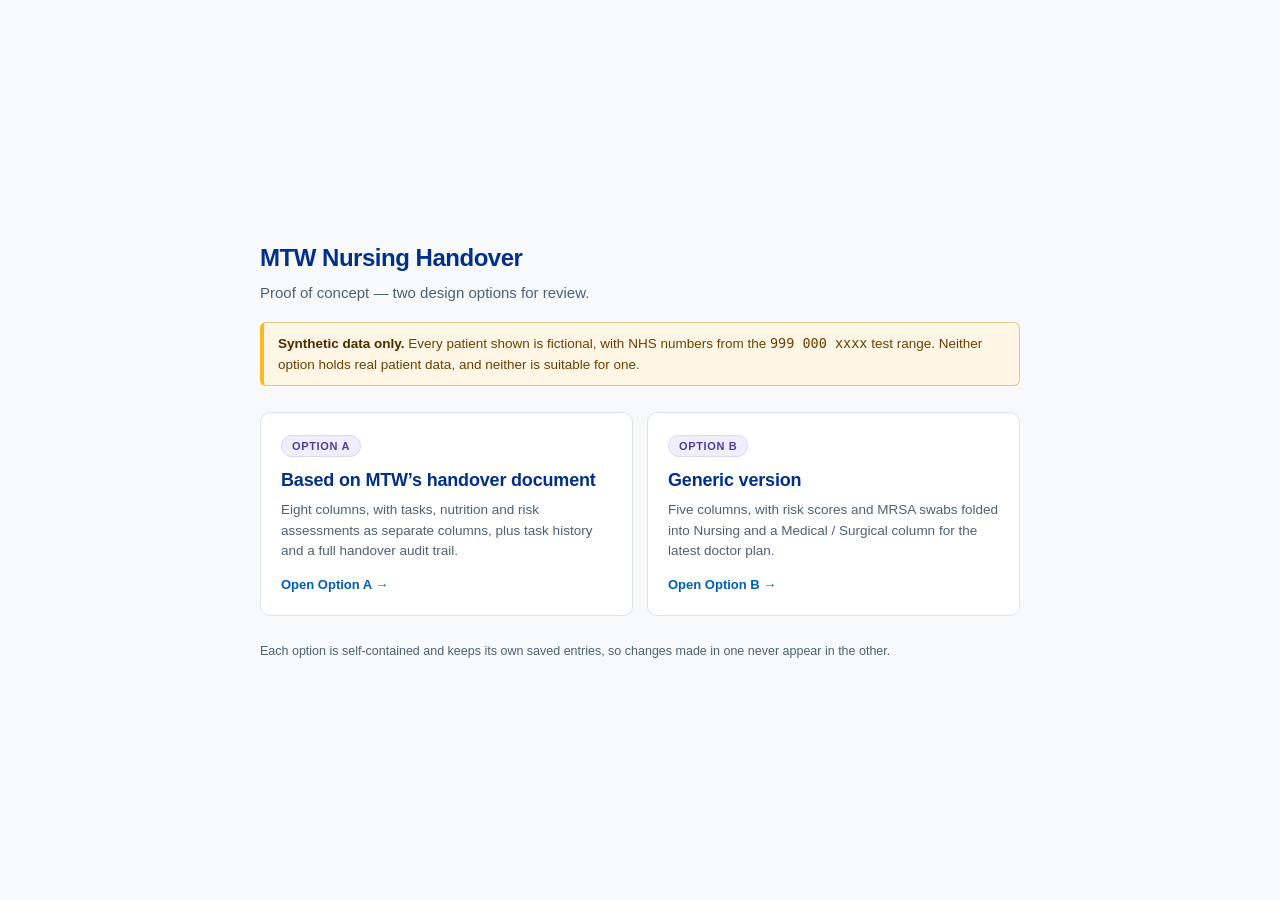
<file: index.html>
<!doctype html>
<html lang="en-GB">
<head>
<meta charset="utf-8">
<meta name="viewport" content="width=device-width, initial-scale=1">
<title>MTW Nursing Handover — Options</title>
<style>
  :root {
    --blue: #005eb8;
    --blue-dark: #003087;
    --purple: #4b3f9e;
    --lilac-pale: #f1eefb;
    --lilac-line: #ddd6f3;
    --ink: #212b32;
    --ink-soft: #4c6272;
    --line: #dfe4e8;
  }
  * { box-sizing: border-box; }
  body {
    margin: 0;
    min-height: 100vh;
    display: flex;
    align-items: center;
    justify-content: center;
    padding: 32px 20px;
    background: #f7f9fb;
    color: var(--ink);
    font-family: -apple-system, BlinkMacSystemFont, "Segoe UI", Roboto, "Helvetica Neue", Arial, sans-serif;
    line-height: 1.5;
  }
  .wrap { width: 100%; max-width: 760px; }

  h1 { margin: 0 0 6px; font-size: 24px; letter-spacing: -.02em; color: var(--blue-dark); }
  .lede { margin: 0 0 6px; color: var(--ink-soft); font-size: 15px; }

  .warn {
    margin: 18px 0 26px;
    padding: 10px 14px;
    background: #fff6e5;
    border: 1px solid #e8c88a;
    border-left: 4px solid #ffb81c;
    border-radius: 6px;
    font-size: 13.5px;
    color: #6b4000;
  }
  .warn strong { color: #4a2c00; }

  .grid { display: grid; gap: 14px; grid-template-columns: repeat(auto-fit, minmax(300px, 1fr)); }

  .card {
    display: block;
    padding: 20px;
    background: #fff;
    border: 1px solid var(--line);
    border-radius: 10px;
    text-decoration: none;
    color: inherit;
    transition: border-color .14s, box-shadow .14s, transform .14s;
  }
  .card:hover {
    border-color: var(--blue);
    box-shadow: 0 6px 20px rgba(0, 48, 135, .12);
    transform: translateY(-2px);
  }

  .card__tag {
    display: inline-block;
    font-size: 11px;
    font-weight: 700;
    letter-spacing: .06em;
    text-transform: uppercase;
    color: var(--purple);
    background: var(--lilac-pale);
    border: 1px solid var(--lilac-line);
    border-radius: 20px;
    padding: 2px 10px;
    margin-bottom: 10px;
  }
  .card h2 { margin: 0 0 6px; font-size: 18px; color: var(--blue-dark); letter-spacing: -.01em; }
  .card p { margin: 0; font-size: 13.5px; color: var(--ink-soft); }
  .card__go { margin-top: 14px; font-size: 13px; font-weight: 600; color: var(--blue); }

  footer { margin-top: 26px; font-size: 12.5px; color: var(--ink-soft); }
  footer code {
    background: #eef2f5;
    border-radius: 4px;
    padding: 1px 5px;
    font-size: 12px;
  }
</style>
</head>
<body>
<div class="wrap">

  <h1>MTW Nursing Handover</h1>
  <p class="lede">Proof of concept — two design options for review.</p>

  <div class="warn">
    <strong>Synthetic data only.</strong> Every patient shown is fictional, with
    NHS numbers from the <code>999 000 xxxx</code> test range. Neither option
    holds real patient data, and neither is suitable for one.
  </div>

  <div class="grid">
    <a class="card" href="option-a/">
      <span class="card__tag">Option A</span>
      <h2>Based on MTW&rsquo;s handover document</h2>
      <p>Eight columns, with tasks, nutrition and risk assessments as separate
         columns, plus task history and a full handover audit trail.</p>
      <div class="card__go">Open Option A &rarr;</div>
    </a>

    <a class="card" href="option-b/">
      <span class="card__tag">Option B</span>
      <h2>Generic version</h2>
      <p>Five columns, with risk scores and MRSA swabs folded into Nursing and
         a Medical / Surgical column for the latest doctor plan.</p>
      <div class="card__go">Open Option B &rarr;</div>
    </a>
  </div>

  <footer>
    Each option is self-contained and keeps its own saved entries, so changes
    made in one never appear in the other.
  </footer>

</div>
</body>
</html>
</file>
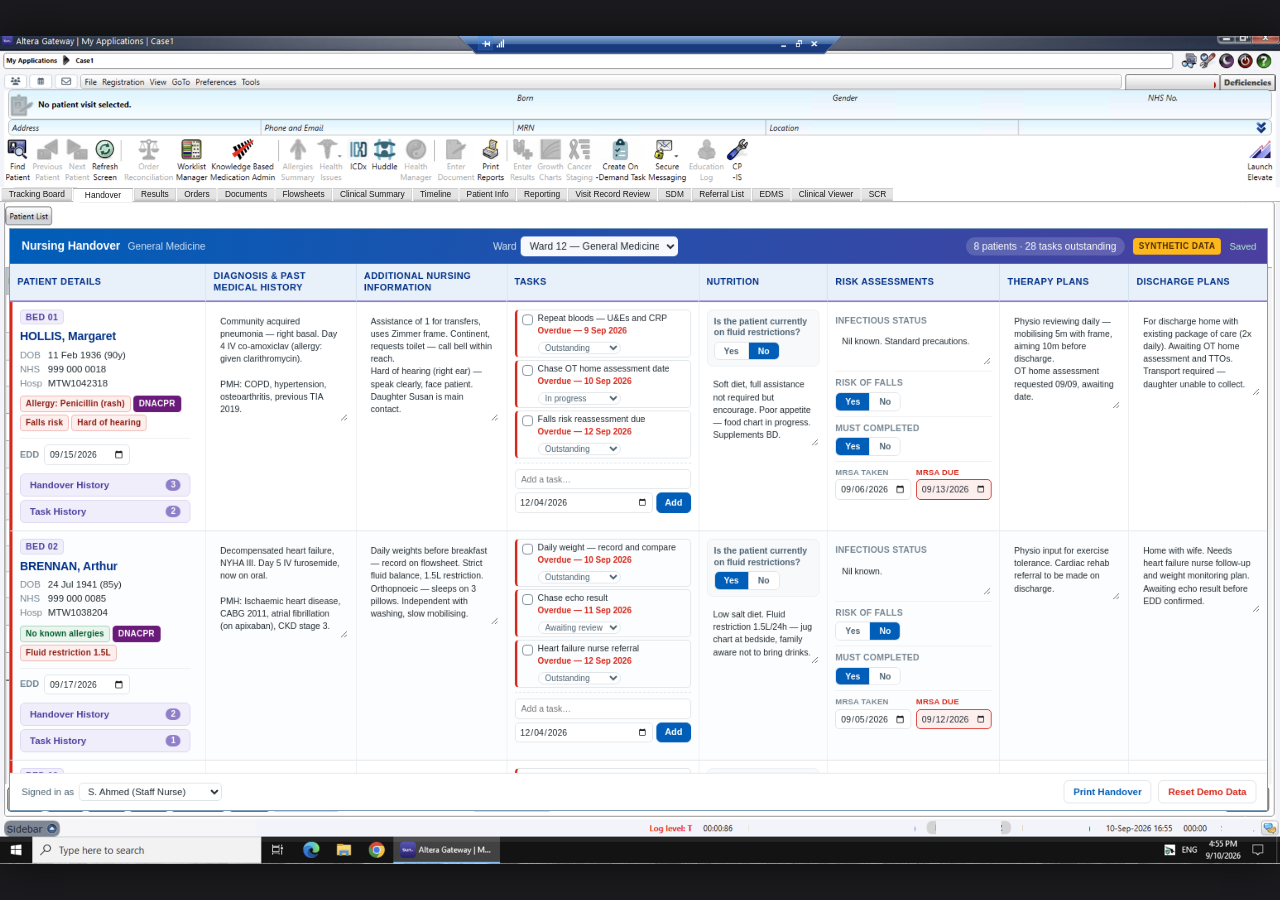
<file: option-a/index.html>
<!doctype html>
<html lang="en-GB">
<head>
<meta charset="utf-8">
<meta name="viewport" content="width=device-width, initial-scale=1">
<title>MTW Nursing Handover — Option A</title>
<link rel="stylesheet" href="assets/css/shell.css">
<link rel="stylesheet" href="assets/css/handover.css">
</head>
<body>

<!-- The simulated EPR. The background is a static screenshot of the host
     system; the tool renders inside .epr__region, aligned to that screenshot's
     work area. Press Shift+A for the alignment overlay. -->
<div class="epr-stage">
  <div class="epr" id="epr">

    <!-- The host EPR's tab strip, redrawn over the screenshot so "Handover"
         can be the selected tab. Laid out in the background image's own pixel
         coordinates and scaled to match it. Decorative: not interactive. -->
    <div class="epr__chrome" id="chrome" aria-hidden="true">
      <div class="eprTabs" id="eprTabs"></div>
    </div>

    <div class="epr__region" id="region">
     <!-- Rendered at a fixed design width and scaled to the work area, so the
          board keeps the same proportions as the EPR screenshot around it. -->
     <div class="epr__fit" id="fit">

      <div class="hv">

        <header class="hv__bar">
          <div class="hv__brand">
            <span class="hv__title">Nursing Handover</span>
            <span class="hv__ward" id="wardLabel"></span>
          </div>

          <div class="hv__filters">
            <label>Ward
              <select id="wardSelect">
                <option>Ward 12 — General Medicine</option>
                <option>Ward 14 — Acute Medical Unit</option>
                <option>Ward 21 — Frailty</option>
              </select>
            </label>
          </div>

          <div class="hv__barRight">
            <span class="hv__count" id="patientCount"></span>
            <span class="hv__demoTag" title="No real patient data is held in this tool.">SYNTHETIC DATA</span>
            <span class="hv__saved" id="savedFlag" hidden>Saved</span>
          </div>
        </header>

        <div class="hv__scroll">
          <table class="hv__table">
            <colgroup>
              <col class="col-patient">
              <col class="col-dx">
              <col class="col-nursing">
              <col class="col-tasks">
              <col class="col-nutrition">
              <col class="col-risk">
              <col class="col-therapy">
              <col class="col-discharge">
            </colgroup>
            <thead>
              <tr>
                <th scope="col">Patient Details</th>
                <th scope="col">Diagnosis &amp; Past Medical History</th>
                <th scope="col">Additional Nursing Information</th>
                <th scope="col">Tasks</th>
                <th scope="col">Nutrition</th>
                <th scope="col">Risk Assessments</th>
                <th scope="col">Therapy Plans</th>
                <th scope="col">Discharge Plans</th>
              </tr>
            </thead>
            <tbody id="rows"></tbody>
          </table>
        </div>

        <footer class="hv__actions">
          <label class="hv__user">Signed in as
            <select id="userSelect" aria-label="Current user"></select>
          </label>
          <span class="hv__spacer"></span>
          <button type="button" class="btn" id="btnPrint">Print Handover</button>
          <button type="button" class="btn btn--danger" id="btnReset">Reset Demo Data</button>
        </footer>

      </div>

     </div><!-- /.epr__fit -->
    </div><!-- /.epr__region -->
  </div><!-- /.epr -->
</div><!-- /.epr-stage -->


<!-- Handover history: full audit trail of row snapshots -->
<dialog class="modal" id="handoverModal">
  <div class="modal__inner">
    <header class="modal__head">
      <div>
        <h2 id="handoverTitle">Handover History</h2>
        <div class="modal__sub" id="handoverSub"></div>
      </div>
      <button type="button" class="modal__x" data-close aria-label="Close">&times;</button>
    </header>
    <div class="modal__body" id="handoverBody"></div>
    <footer class="modal__foot">
      <button type="button" class="btn btn--primary" data-close>Close</button>
    </footer>
  </div>
</dialog>

<!-- Task history: completed tasks -->
<dialog class="modal" id="taskModal">
  <div class="modal__inner">
    <header class="modal__head">
      <div>
        <h2 id="taskTitle">Task History</h2>
        <div class="modal__sub" id="taskSub"></div>
      </div>
      <button type="button" class="modal__x" data-close aria-label="Close">&times;</button>
    </header>
    <div class="modal__body" id="taskBody"></div>
    <footer class="modal__foot">
      <button type="button" class="btn btn--primary" data-close>Close</button>
    </footer>
  </div>
</dialog>

<!-- Alignment helper (Shift+A) -->
<div class="align" id="align" hidden>
  <div class="align__head">Region alignment</div>
  <label>left <input type="number" id="alLeft" step="0.05"> %</label>
  <label>top <input type="number" id="alTop" step="0.05"> %</label>
  <label>right <input type="number" id="alRight" step="0.05"> %</label>
  <label>bottom <input type="number" id="alBottom" step="0.05"> %</label>
  <button type="button" class="btn" id="alCopy">Copy CSS</button>
  <div class="align__hint">Shift+A to hide</div>
</div>

<script src="assets/js/config.js"></script>
<script src="assets/js/data.js"></script>
<script src="assets/js/app.js"></script>
</body>
</html>
</file>
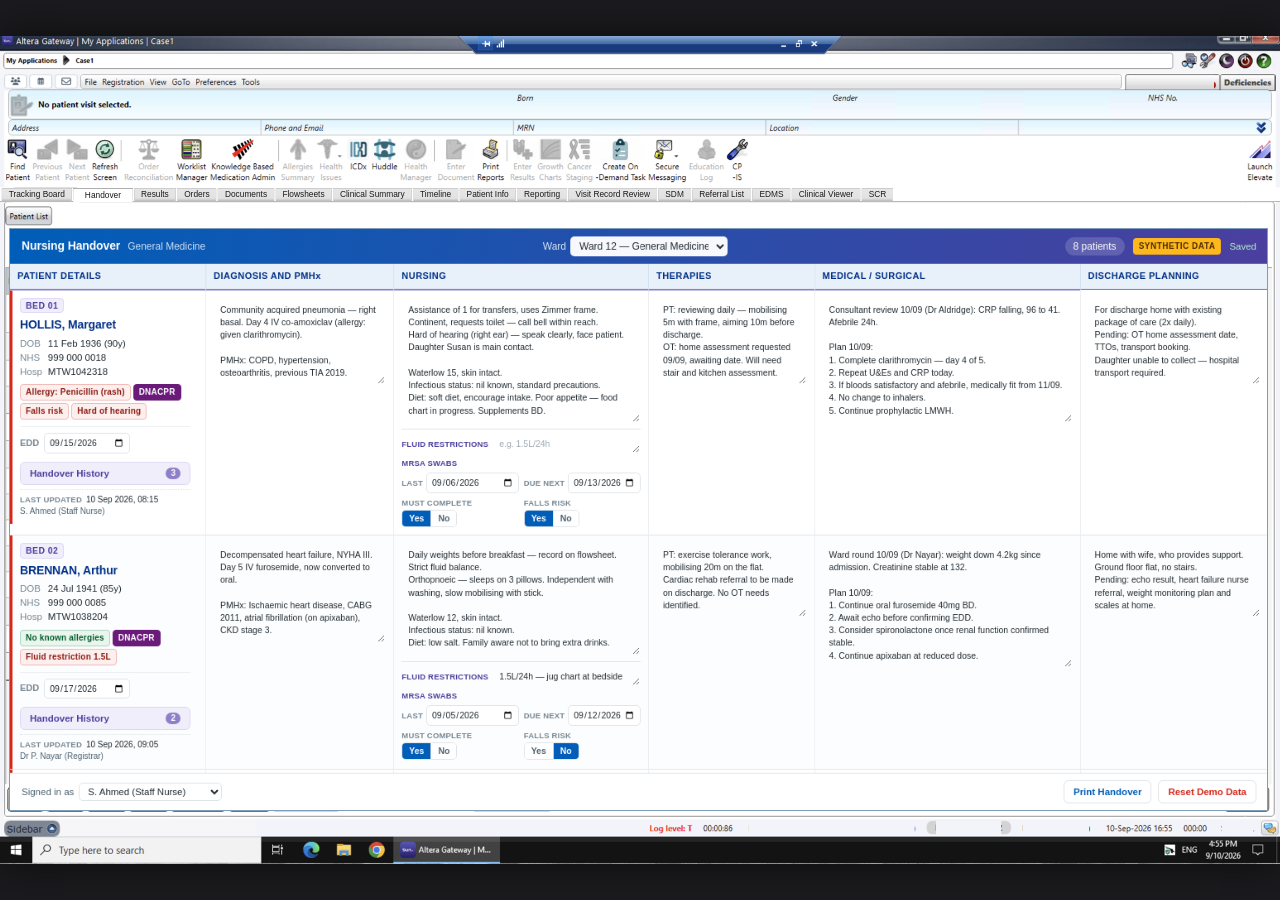
<file: option-b/index.html>
<!doctype html>
<html lang="en-GB">
<head>
<meta charset="utf-8">
<meta name="viewport" content="width=device-width, initial-scale=1">
<title>MTW Nursing Handover — Option B</title>
<link rel="stylesheet" href="assets/css/shell.css">
<link rel="stylesheet" href="assets/css/handover.css">
</head>
<body>

<!-- The simulated EPR. The background is a static screenshot of the host
     system; the tool renders inside .epr__region, aligned to that screenshot's
     work area. Press Shift+A for the alignment overlay. -->
<div class="epr-stage">
  <div class="epr" id="epr">

    <!-- The host EPR's tab strip, redrawn over the screenshot so "Handover"
         can be the selected tab. Laid out in the background image's own pixel
         coordinates and scaled to match it. Decorative: not interactive. -->
    <div class="epr__chrome" id="chrome" aria-hidden="true">
      <div class="eprTabs" id="eprTabs"></div>
    </div>

    <div class="epr__region" id="region">
     <!-- Rendered at a fixed design width and scaled to the work area, so the
          board keeps the same proportions as the EPR screenshot around it. -->
     <div class="epr__fit" id="fit">

      <div class="hv">

        <header class="hv__bar">
          <div class="hv__brand">
            <span class="hv__title">Nursing Handover</span>
            <span class="hv__ward" id="wardLabel"></span>
          </div>

          <div class="hv__filters">
            <label>Ward
              <select id="wardSelect">
                <option>Ward 12 — General Medicine</option>
                <option>Ward 14 — Acute Medical Unit</option>
                <option>Ward 21 — Frailty</option>
              </select>
            </label>
          </div>

          <div class="hv__barRight">
            <span class="hv__count" id="patientCount"></span>
            <span class="hv__demoTag" title="No real patient data is held in this tool.">SYNTHETIC DATA</span>
            <span class="hv__saved" id="savedFlag" hidden>Saved</span>
          </div>
        </header>

        <div class="hv__scroll">
          <!-- Columns and header are built from the COLUMNS list in app.js. -->
          <table class="hv__table">
            <colgroup id="cols"></colgroup>
            <thead><tr id="head"></tr></thead>
            <tbody id="rows"></tbody>
          </table>
        </div>

        <footer class="hv__actions">
          <label class="hv__user">Signed in as
            <select id="userSelect" aria-label="Current user"></select>
          </label>
          <span class="hv__spacer"></span>
          <button type="button" class="btn" id="btnPrint">Print Handover</button>
          <button type="button" class="btn btn--danger" id="btnReset">Reset Demo Data</button>
        </footer>

      </div>

     </div><!-- /.epr__fit -->
    </div><!-- /.epr__region -->
  </div><!-- /.epr -->
</div><!-- /.epr-stage -->


<!-- Handover history: full audit trail of row snapshots -->
<dialog class="modal" id="handoverModal">
  <div class="modal__inner">
    <header class="modal__head">
      <div>
        <h2 id="handoverTitle">Handover History</h2>
        <div class="modal__sub" id="handoverSub"></div>
      </div>
      <button type="button" class="modal__x" data-close aria-label="Close">&times;</button>
    </header>
    <div class="modal__body" id="handoverBody"></div>
    <footer class="modal__foot">
      <button type="button" class="btn btn--primary" data-close>Close</button>
    </footer>
  </div>
</dialog>

<!-- Alignment helper (Shift+A) -->
<div class="align" id="align" hidden>
  <div class="align__head">Region alignment</div>
  <label>left <input type="number" id="alLeft" step="0.05"> %</label>
  <label>top <input type="number" id="alTop" step="0.05"> %</label>
  <label>right <input type="number" id="alRight" step="0.05"> %</label>
  <label>bottom <input type="number" id="alBottom" step="0.05"> %</label>
  <button type="button" class="btn" id="alCopy">Copy CSS</button>
  <div class="align__hint">Shift+A to hide</div>
</div>

<script src="assets/js/config.js"></script>
<script src="assets/js/data.js"></script>
<script src="assets/js/app.js"></script>
</body>
</html>
</file>
<file: option-a/assets/css/shell.css>
/* ---------------------------------------------------------------------------
   EPR shell — simulates the tool sitting inside the host EPR.

   The background is a static screenshot of Altera Gateway / Sunrise. The tool
   itself renders inside .epr__region, whose insets are expressed as
   percentages of the image so alignment survives any window size.

   The inset values below were measured from the placeholder box in the
   supplied mockup (Handover.png). Adjust with the Shift+A overlay.
   --------------------------------------------------------------------------- */

:root {
  /* Background image intrinsic ratio (1920 x 1243) */
  --epr-ar: 1920 / 1243;

  /* Work-area insets, as % of the background image */
  --region-left: 0.70%;
  --region-top: 23.18%;
  --region-right: 0.90%;
  --region-bottom: 6.49%;
}

* { box-sizing: border-box; }

[hidden] { display: none !important; }

body {
  margin: 0;
  background: #1b1b1f;
  font-family: -apple-system, BlinkMacSystemFont, "Segoe UI", Roboto, "Helvetica Neue", Arial, sans-serif;
  color: #212b32;
  /* The shell is a fixed simulation of a Windows desktop — it does not adapt
     to the viewer's colour scheme. */
  color-scheme: light;
}

.epr-stage {
  display: flex;
  align-items: center;
  justify-content: center;
  min-height: 100vh;
  padding: 0;
}

/* Sized so the whole simulated desktop is visible: constrained by viewport
   width or height, whichever binds first. */
.epr {
  position: relative;
  width: min(100vw, calc(100vh * (var(--epr-ar))));
  aspect-ratio: var(--epr-ar);
  background-image: url("../img/epr-background.png");
  background-size: 100% 100%;
  background-repeat: no-repeat;
  box-shadow: 0 0 40px rgba(0, 0, 0, .6);
  overflow: hidden;
}

/* ---------------------------------------------------------------------------
   Simulated EPR chrome drawn over the screenshot.

   Laid out at the background image's intrinsic size (1920x1243) and scaled to
   whatever the .epr box currently measures, so pixel coordinates taken from
   the screenshot stay accurate at any window size.
   --------------------------------------------------------------------------- */

.epr__chrome {
  position: absolute;
  left: 0;
  top: 0;
  width: 1920px;
  height: 1243px;
  transform: scale(var(--chrome-scale, 1));
  transform-origin: top left;
  /* Decorative — must never swallow clicks meant for the tool. */
  pointer-events: none;
}

/* Paints over a region of the screenshot using pixels copied from elsewhere in
   the same image, so the fill matches the underlying gradient exactly.
   Positioned and offset by JS from config. */
.eprPatch {
  position: absolute;
  background-image: url("../img/epr-background.png");
  background-size: 1920px 1243px;
  background-repeat: no-repeat;
}

/* Tab strip occupies y 227–248 in the screenshot: white ground, a grey rule
   along the bottom, and tabs sitting on that rule. */
.eprTabs {
  position: absolute;
  left: 0;
  top: 227px;
  width: 1920px;
  height: 22px;
  padding-left: 2px;
  display: flex;
  align-items: flex-end;
  background: #fff;
  border-bottom: 1px solid #959595;
  font-family: Tahoma, Verdana, "Segoe UI", sans-serif;
  /* Calibrated against the screenshot's own tab widths, e.g. "Results" 61px
     and "Clinical Summary" 114px at the image's native 1920px width. */
  font-size: 12.5px;
  line-height: 1;
  color: #1a1a1a;
}

.eprTab {
  height: 20px;
  display: flex;
  align-items: center;
  padding: 0 10px;
  margin-right: 1px;
  white-space: nowrap;
  border: 1px solid #c0c0c0;
  border-bottom: 0;
  border-radius: 2px 2px 0 0;
  background: linear-gradient(180deg, #e6e6e6 0%, #e2e2e2 76%, #cdcdcd 88%, #b4b4b4 100%);
}

/* The selected tab is white and 1px taller, so it breaks the strip's bottom
   rule and reads as continuous with the content below. */
.eprTab--selected {
  height: 21px;
  /* The host gives its selected tab noticeably wider padding — the screenshot's
     "Tracking Board" tab is 119px where its text alone accounts for ~104px. */
  padding: 0 17px;
  margin-bottom: -1px;
  background: #fff;
  border-color: #959595;
  position: relative;
  z-index: 1;
}

.epr__region {
  position: absolute;
  left: var(--region-left);
  top: var(--region-top);
  right: var(--region-right);
  bottom: var(--region-bottom);
  overflow: hidden;
  background: #fff;
  /* Matches the sunken content panel of the host application */
  border: 1px solid #7f9db9;
}

/* The tool is laid out at a fixed design width, then scaled to fill the work
   area. This keeps the board's proportions identical to the surrounding EPR
   screenshot at any window size, instead of revealing more or less of it. */
.epr__fit {
  --design-w: 1520px;
  width: var(--design-w);
  transform: scale(var(--fit-scale, 1));
  transform-origin: top left;
  will-change: transform;
}

/* --- Alignment overlay (Shift+A) ------------------------------------------ */

.epr--aligning .epr__region {
  outline: 2px dashed #e0245e;
  outline-offset: -1px;
}

.align {
  position: fixed;
  right: 16px;
  bottom: 16px;
  z-index: 50;
  display: flex;
  flex-direction: column;
  gap: 6px;
  padding: 12px;
  background: #fff;
  border: 1px solid #888;
  border-radius: 6px;
  box-shadow: 0 6px 24px rgba(0, 0, 0, .35);
  font-size: 12px;
}

.align__head { font-weight: 700; }
.align label { display: flex; justify-content: space-between; gap: 8px; align-items: center; }
.align input { width: 78px; font: inherit; padding: 2px 4px; }
.align__hint { color: #666; font-size: 11px; }

/* --- Modal ---------------------------------------------------------------- */

.modal {
  padding: 0;
  border: 0;
  border-radius: 10px;
  max-width: 860px;
  width: 88vw;
  font-family: inherit;
  font-size: 13px;
  color: #212b32;
  box-shadow: 0 24px 60px rgba(0, 21, 56, .38);
  overflow: hidden;
}
.modal::backdrop { background: rgba(0, 21, 56, .5); }

.modal__inner { margin: 0; display: flex; flex-direction: column; max-height: 84vh; }

.modal__head {
  display: flex;
  align-items: center;
  justify-content: space-between;
  gap: 12px;
  padding: 13px 16px;
  background: linear-gradient(100deg, #005eb8, #4b3f9e);
  color: #fff;
  flex: 0 0 auto;
}
.modal__head h2 { margin: 0; font-size: 15px; font-weight: 600; letter-spacing: -.01em; }
.modal__sub { font-size: 12px; color: #cfe0f4; margin-top: 2px; }

.modal__x {
  border: 0;
  background: rgba(255, 255, 255, .14);
  color: #fff;
  font-size: 20px;
  line-height: 1;
  cursor: pointer;
  width: 28px;
  height: 28px;
  border-radius: 6px;
  flex: 0 0 auto;
}
.modal__x:hover { background: rgba(255, 255, 255, .28); }

.modal__body { padding: 14px 16px; overflow: auto; flex: 1 1 auto; background: #f7f9fb; }
.modal__foot {
  padding: 11px 16px;
  border-top: 1px solid #e3e8ec;
  text-align: right;
  background: #fff;
  flex: 0 0 auto;
}
</file>
<file: option-a/assets/css/handover.css>
/* ---------------------------------------------------------------------------
   MTW Nursing Handover — tool styling.

   Deliberately more modern than the host EPR, but built to sit alongside it:
   NHS blue as the primary, a light purple secondary, and the same information
   density a ward board needs. Colours are drawn from the NHS identity palette
   so the tool reads as NHS rather than as generic SaaS.
   --------------------------------------------------------------------------- */

.hv {
  /* NHS identity palette */
  --blue: #005eb8;
  --blue-dark: #003087;
  --blue-bright: #0072ce;
  --blue-pale: #e8f0f9;
  --purple: #4b3f9e;
  --lilac: #8f7fc8;
  --lilac-pale: #f1eefb;
  --lilac-line: #ddd6f3;

  --ink: #212b32;
  --ink-soft: #4c6272;
  --ink-faint: #768692;
  --line: #dfe4e8;
  --line-soft: #eceff1;
  --panel: #ffffff;
  --canvas: #f7f9fb;

  --red: #d5281b;
  --red-pale: #fdefee;
  --amber: #b56b00;
  --amber-pale: #fff6e5;
  --green: #007f3b;
  --green-pale: #eaf5ee;

  --radius: 7px;

  /* One size for every editable value on the board — free text, dates, the
     add-task field and task descriptions — so nothing reads as larger than
     anything else the user can change. */
  --editable: 10.5px;

  display: flex;
  flex-direction: column;
  height: 100%;
  min-height: 0;
  font-size: 12.5px;
  line-height: 1.4;
  color: var(--ink);
  background: var(--canvas);
}

.hv *:focus-visible {
  outline: 2px solid var(--blue-bright);
  outline-offset: 1px;
  border-radius: 3px;
}

/* --- Top bar -------------------------------------------------------------- */

.hv__bar {
  flex: 0 0 auto;
  display: flex;
  align-items: center;
  justify-content: space-between;
  gap: 16px;
  padding: 9px 14px;
  background: linear-gradient(100deg, var(--blue) 0%, var(--purple) 100%);
  color: #fff;
}

.hv__brand { display: flex; align-items: baseline; gap: 9px; min-width: 0; }
.hv__title { font-size: 14px; font-weight: 600; letter-spacing: -.01em; white-space: nowrap; }
.hv__ward { font-size: 12px; color: #cfe0f4; white-space: nowrap; }

.hv__filters { display: flex; align-items: center; gap: 12px; flex-wrap: wrap; }
.hv__filters label { display: flex; align-items: center; gap: 5px; font-size: 12px; color: #dce8f6; }

.hv__filters select {
  font: inherit;
  font-size: 12px;
  color: var(--ink);
  padding: 3px 6px;
  border: 1px solid rgba(255, 255, 255, .5);
  border-radius: 5px;
  background: rgba(255, 255, 255, .96);
  max-width: 190px;
}

.hv__barRight { display: flex; align-items: center; gap: 10px; flex: 0 0 auto; }

.hv__count {
  font-size: 12px;
  color: #fff;
  background: rgba(255, 255, 255, .16);
  border-radius: 20px;
  padding: 3px 10px;
  white-space: nowrap;
}

.hv__demoTag {
  font-size: 10px;
  font-weight: 700;
  letter-spacing: .05em;
  color: #4a2c00;
  background: #ffb81c;
  border-radius: 4px;
  padding: 3px 7px;
  white-space: nowrap;
}

.hv__saved { font-size: 11.5px; color: #b8f0cf; white-space: nowrap; }

/* --- Table ---------------------------------------------------------------- */

.hv__scroll {
  flex: 1 1 auto;
  min-height: 0;
  overflow: auto;
  padding: 0;
}

.hv__table {
  width: 100%;
  min-width: 1500px;
  border-collapse: separate;
  border-spacing: 0;
  table-layout: fixed;
  background: var(--panel);
}

.col-patient   { width: 236px; }
.col-tasks     { width: 232px; }
.col-risk      { width: 208px; }
.col-dx        { width: 14%; }
.col-nursing   { width: 14%; }
.col-nutrition { width: 12%; }
.col-therapy   { width: 12%; }
.col-discharge { width: 13%; }

.hv__table thead th {
  position: sticky;
  top: 0;
  z-index: 2;
  text-align: left;
  font-size: 11px;
  font-weight: 700;
  letter-spacing: .04em;
  text-transform: uppercase;
  color: var(--blue-dark);
  padding: 8px 9px;
  background: var(--blue-pale);
  border-bottom: 2px solid var(--lilac);
  line-height: 1.25;
}
.hv__table thead th + th { border-left: 1px solid #d3e0ee; }

.hv__table td {
  padding: 9px;
  vertical-align: top;
  border-bottom: 1px solid var(--line);
  border-left: 1px solid var(--line-soft);
  background: var(--panel);
}
.hv__table td:first-child { border-left: 0; }

.hv__table tbody tr:nth-child(even) td { background: #fcfdfe; }
.hv__table tbody tr:hover td { background: #f4f8fc; }

/* --- Patient details ------------------------------------------------------ */

.pt { border-left: 3px solid var(--lilac); margin: -9px 0 -9px -9px; padding: 9px; }
.pt--alert { border-left-color: var(--red); }

.pt__bed {
  display: inline-block;
  font-size: 10.5px;
  font-weight: 700;
  letter-spacing: .04em;
  text-transform: uppercase;
  color: var(--purple);
  background: var(--lilac-pale);
  border: 1px solid var(--lilac-line);
  border-radius: 4px;
  padding: 1px 6px;
}

.pt__name {
  font-weight: 700;
  font-size: 14px;
  letter-spacing: -.01em;
  margin: 5px 0 4px;
  color: var(--blue-dark);
}

.pt__ids {
  display: grid;
  grid-template-columns: auto 1fr;
  gap: 1px 7px;
  margin: 0 0 7px;
  font-size: 11.5px;
}
.pt__ids dt { color: var(--ink-faint); }
.pt__ids dd { margin: 0; font-variant-numeric: tabular-nums; color: var(--ink); }

.pt__flags { display: flex; flex-wrap: wrap; gap: 3px; margin-bottom: 8px; }

.flag {
  display: inline-flex;
  align-items: center;
  font-size: 10px;
  font-weight: 700;
  letter-spacing: .02em;
  padding: 2px 6px;
  border-radius: 4px;
  border: 1px solid;
  white-space: nowrap;
  max-width: 100%;
}
.flag--alert  { color: #8c1c12; background: var(--red-pale);   border-color: #f0b8b3; }
.flag--dnacpr { color: #fff;    background: #6a1b7a;           border-color: #6a1b7a; }
.flag--safeg  { color: #6b4000; background: var(--amber-pale); border-color: #e8c88a; }
.flag--ok     { color: #005c2b; background: var(--green-pale); border-color: #a8d5bb; }
.flag--info   { color: var(--purple); background: var(--lilac-pale); border-color: var(--lilac-line); }

.pt__edd {
  display: flex;
  align-items: center;
  gap: 6px;
  padding: 7px 0;
  margin-top: 2px;
  border-top: 1px solid var(--line-soft);
}
.pt__edd label { font-size: 11px; color: var(--ink-faint); font-weight: 600; white-space: nowrap; }

.pt__btns { display: flex; flex-direction: column; gap: 4px; margin-top: 3px; }

/* --- Inputs --------------------------------------------------------------- */

.ta {
  display: block;
  width: 100%;
  min-height: 54px;
  font: inherit;
  font-size: var(--editable);
  color: var(--ink);
  padding: 6px 7px;
  border: 1px solid transparent;
  border-radius: var(--radius);
  background: transparent;
  resize: vertical;
  line-height: 1.45;
  /* Height is set to fit content by autosize() so nothing is hidden — a
     handover board must never clip clinical detail. */
  overflow-y: hidden;
}
/* No fill, so editability is signalled by a border on hover and a ring on
   focus rather than by a background wash. */
.ta:hover { border-color: #c9d8e6; }
.ta:focus {
  outline: none;
  border-color: var(--blue-bright);
  box-shadow: 0 0 0 3px rgba(0, 114, 206, .14);
}
.ta::placeholder { color: #9aa8b1; }

.dt {
  font: inherit;
  font-size: var(--editable);
  color: var(--ink);
  padding: 3px 5px;
  border: 1px solid var(--line);
  border-radius: 5px;
  background: #fff;
  min-width: 0;
}
.dt:focus { outline: none; border-color: var(--blue-bright); box-shadow: 0 0 0 3px rgba(0, 114, 206, .14); }

/* Yes / No segmented control */

.yn { display: inline-flex; border: 1px solid var(--line); border-radius: 6px; overflow: hidden; background: #fff; }

.yn__opt {
  display: inline-flex;
  align-items: center;
  cursor: pointer;
  font-size: var(--editable);
  font-weight: 600;
  color: var(--ink-soft);
  padding: 3px 11px;
  background: #fff;
  transition: background .12s, color .12s;
}
.yn__opt + .yn__opt { border-left: 1px solid var(--line); }
.yn__opt input { position: absolute; opacity: 0; pointer-events: none; }
.yn__opt:hover { background: var(--blue-pale); }

/* The selected answer is marked in the palette's own blue, whichever it is.
   Red/green traffic-lighting read as imported from another design system —
   and the alerting answers already surface as flags in Patient Details. */
.yn__opt:has(input:checked) {
  background: var(--blue);
  color: #fff;
  font-weight: 700;
}
.yn__opt:has(input:focus-visible) { box-shadow: inset 0 0 0 2px var(--blue-bright); }

.fieldNote { font-size: 10.5px; color: var(--ink-faint); margin-top: 3px; }

/* --- Nutrition ------------------------------------------------------------ */

.nut__q {
  display: block;
  font-size: var(--editable);
  font-weight: 600;
  color: var(--ink-soft);
  margin-bottom: 4px;
  line-height: 1.3;
}

/* A quiet neutral panel, not a coloured state indicator — the selected chip
   carries the answer, and Patient Details carries the alert. */
.nut__fluid {
  padding: 7px 8px;
  margin-bottom: 7px;
  background: var(--canvas);
  border: 1px solid var(--line-soft);
  border-radius: var(--radius);
}

/* --- Risk assessments ----------------------------------------------------- */

.ra { display: flex; flex-direction: column; }

.ra__row { padding: 6px 0; }
.ra__row + .ra__row { border-top: 1px solid var(--line-soft); }

.ra__label {
  display: block;
  font-size: 10.5px;
  font-weight: 700;
  letter-spacing: .02em;
  text-transform: uppercase;
  color: var(--ink-faint);
  margin-bottom: 4px;
}

.ra__row .ta { min-height: 36px; }
.ra__row .dt { width: 100%; }

/* MRSA taken / due sit side by side — one paired fact, one row. */
.ra__split { display: grid; grid-template-columns: 1fr 1fr; gap: 0 6px; }
.ra__field { min-width: 0; }

.ra__sublabel {
  display: block;
  font-size: 9.5px;
  font-weight: 700;
  letter-spacing: .02em;
  text-transform: uppercase;
  color: var(--ink-faint);
  margin-bottom: 2px;
  white-space: nowrap;
}

.ra__field--overdue .ra__sublabel { color: var(--red); }
.ra__field--overdue .dt { border-color: var(--red); background: var(--red-pale); }
.ra__field .dt { width: 100%; }

/* --- Tasks ---------------------------------------------------------------- */

.tk { display: flex; flex-direction: column; gap: 5px; }

.tk__list { list-style: none; margin: 0; padding: 0; display: flex; flex-direction: column; gap: 3px; }

.tk__item {
  display: grid;
  grid-template-columns: auto 1fr;
  gap: 0 6px;
  padding: 3px 6px;
  border: 1px solid var(--line);
  border-left: 3px solid var(--lilac);
  border-radius: 5px;
  background: transparent;
}
/* Urgency is carried by the left accent and the due-date text alone — filled
   backgrounds made the column shout over the rest of the board. */
.tk__item--overdue { border-left-color: var(--red); }
.tk__item--today   { border-left-color: #d68b00; }

.tk__check {
  appearance: none;
  width: 13px;
  height: 13px;
  margin: 2px 0 0;
  border: 1.5px solid var(--ink-faint);
  border-radius: 4px;
  background: #fff;
  cursor: pointer;
  flex: 0 0 auto;
}
.tk__check:hover { border-color: var(--green); background: var(--green-pale); }
.tk__check:checked {
  background: var(--green);
  border-color: var(--green);
}

.tk__text { font-size: var(--editable); line-height: 1.3; }
.tk__meta { grid-column: 2; display: flex; align-items: center; gap: 6px; flex-wrap: wrap; }

.tk__due { font-size: 10px; color: var(--ink-faint); }
.tk__due--overdue { color: var(--red); font-weight: 700; }
.tk__due--today   { color: var(--amber); font-weight: 700; }

.tk__status {
  font: inherit;
  font-size: 10px;
  color: var(--ink-soft);
  border: 1px solid var(--line);
  border-radius: 20px;
  padding: 0 4px;
  background: #fff;
  cursor: pointer;
}

.tk__empty {
  font-size: 11.5px;
  color: var(--ink-faint);
  padding: 8px;
  text-align: center;
  background: #f4f7f9;
  border-radius: var(--radius);
}

.tk__add {
  display: flex;
  flex-direction: column;
  gap: 4px;
  padding-top: 7px;
  border-top: 1px dashed var(--line);
}
.tk__add input[type="text"] {
  font: inherit;
  font-size: var(--editable);
  padding: 4px 7px;
  border: 1px solid var(--line);
  border-radius: 5px;
  background: #fff;
  width: 100%;
}
.tk__add input[type="text"]:focus {
  outline: none; border-color: var(--blue-bright); box-shadow: 0 0 0 3px rgba(0, 114, 206, .14);
}
.tk__addRow { display: flex; gap: 4px; }
.tk__addRow .dt { flex: 1 1 auto; }

/* --- Buttons -------------------------------------------------------------- */

.btn {
  font: inherit;
  font-size: 11.5px;
  font-weight: 600;
  padding: 5px 11px;
  border: 1px solid var(--line);
  border-radius: 6px;
  background: #fff;
  color: var(--blue);
  cursor: pointer;
  white-space: nowrap;
  transition: background .12s, border-color .12s;
}
.btn:hover { background: var(--blue-pale); border-color: #b9d3ec; }
.btn:active { background: #d8e7f5; }

.btn--primary { background: var(--blue); border-color: var(--blue); color: #fff; }
.btn--primary:hover { background: var(--blue-dark); border-color: var(--blue-dark); }

.btn--ghost {
  background: var(--lilac-pale);
  border-color: var(--lilac-line);
  color: var(--purple);
  text-align: left;
  display: flex;
  align-items: center;
  justify-content: space-between;
  gap: 6px;
}
.btn--ghost:hover { background: #e7e0f8; border-color: var(--lilac); }

.btn--danger { color: var(--red); }
.btn--danger:hover { background: var(--red-pale); border-color: #f0b8b3; }

.btn--sm { padding: 3px 9px; font-size: 11px; }

.btn__badge {
  font-size: 10px;
  font-weight: 700;
  background: var(--lilac);
  color: #fff;
  border-radius: 20px;
  padding: 0 6px;
  min-width: 17px;
  text-align: center;
}

/* --- Action bar ----------------------------------------------------------- */

.hv__actions {
  flex: 0 0 auto;
  display: flex;
  align-items: center;
  gap: 8px;
  padding: 8px 14px;
  border-top: 1px solid var(--line);
  background: #fff;
}
.hv__spacer { flex: 1 1 auto; }

.hv__user { display: flex; align-items: center; gap: 6px; font-size: 11.5px; color: var(--ink-soft); }
.hv__user select {
  font: inherit;
  font-size: 11.5px;
  padding: 3px 6px;
  border: 1px solid var(--line);
  border-radius: 5px;
  background: #fff;
  color: var(--ink);
}

/* --- History modals ------------------------------------------------------- */

.hist { display: flex; flex-direction: column; gap: 8px; }

.hist__empty {
  color: var(--ink-faint);
  font-style: italic;
  text-align: center;
  padding: 22px;
  background: #fff;
  border: 1px solid var(--line);
  border-radius: 8px;
}

.hist__note {
  font-size: 11.5px;
  color: var(--ink-soft);
  background: var(--lilac-pale);
  border: 1px solid var(--lilac-line);
  border-radius: 6px;
  padding: 7px 10px;
  margin-bottom: 4px;
}

/* Audit entry */
.aud {
  background: #fff;
  border: 1px solid var(--line);
  border-radius: 8px;
  overflow: hidden;
}
.aud__head {
  display: flex;
  align-items: baseline;
  gap: 9px;
  width: 100%;
  padding: 9px 11px;
  background: #fff;
  border: 0;
  font: inherit;
  text-align: left;
  cursor: pointer;
}
.aud__head:hover { background: var(--blue-pale); }
.aud__when { font-weight: 700; font-size: 12px; color: var(--blue-dark); white-space: nowrap; font-variant-numeric: tabular-nums; }
.aud__who { font-size: 11.5px; color: var(--ink-soft); white-space: nowrap; }
.aud__what {
  font-size: 10.5px;
  font-weight: 700;
  color: var(--purple);
  background: var(--lilac-pale);
  border: 1px solid var(--lilac-line);
  border-radius: 20px;
  padding: 1px 8px;
  margin-left: auto;
  white-space: nowrap;
}
.aud__chev { color: var(--ink-faint); font-size: 11px; }

.aud__body { padding: 0 11px 11px; border-top: 1px solid var(--line-soft); }

.snap { display: grid; grid-template-columns: 128px 1fr; gap: 0; font-size: 11.5px; margin-top: 9px; }
.snap dt {
  font-weight: 700;
  color: var(--ink-faint);
  font-size: 10.5px;
  text-transform: uppercase;
  letter-spacing: .02em;
  padding: 5px 8px 5px 0;
  border-top: 1px solid var(--line-soft);
}
.snap dd {
  margin: 0;
  padding: 5px 0;
  border-top: 1px solid var(--line-soft);
  white-space: pre-wrap;
  color: var(--ink);
}
.snap dd:empty::before { content: "—"; color: var(--ink-faint); }

/* Completed-task table */
.taskHist { width: 100%; border-collapse: collapse; background: #fff; border-radius: 8px; overflow: hidden; }
.taskHist th, .taskHist td {
  border-bottom: 1px solid var(--line);
  padding: 7px 10px;
  text-align: left;
  vertical-align: top;
  font-size: 12px;
}
.taskHist th {
  background: var(--blue-pale);
  color: var(--blue-dark);
  font-size: 10.5px;
  font-weight: 700;
  text-transform: uppercase;
  letter-spacing: .03em;
}
.taskHist tbody tr:last-child td { border-bottom: 0; }
.taskHist td:nth-child(2), .taskHist td:nth-child(3) { white-space: nowrap; font-variant-numeric: tabular-nums; }

/* --- Print ---------------------------------------------------------------- */

@media print {
  body { background: #fff; }
  .epr { background-image: none; width: 100%; aspect-ratio: auto; box-shadow: none; }
  .epr__region { position: static; inset: auto; border: 0; overflow: visible; }
  .hv { height: auto; background: #fff; }
  .hv__bar, .hv__actions, .align, .tk__add, .pt__btns { display: none; }
  .hv__scroll { overflow: visible; }
  .hv__table { min-width: 0; font-size: 9.5px; }
  .hv__table thead th { color: #000; background: #eee; }
  .ta { min-height: 0; height: auto; background: #fff; border: 1px solid #ddd; }
  .tk__item { break-inside: avoid; }
}
</file>
<file: option-b/assets/css/shell.css>
/* ---------------------------------------------------------------------------
   EPR shell — simulates the tool sitting inside the host EPR.

   The background is a static screenshot of Altera Gateway / Sunrise. The tool
   itself renders inside .epr__region, whose insets are expressed as
   percentages of the image so alignment survives any window size.

   The inset values below were measured from the placeholder box in the
   supplied mockup (Handover.png). Adjust with the Shift+A overlay.
   --------------------------------------------------------------------------- */

:root {
  /* Background image intrinsic ratio (1920 x 1243) */
  --epr-ar: 1920 / 1243;

  /* Work-area insets, as % of the background image */
  --region-left: 0.70%;
  --region-top: 23.18%;
  --region-right: 0.90%;
  --region-bottom: 6.49%;
}

* { box-sizing: border-box; }

[hidden] { display: none !important; }

body {
  margin: 0;
  background: #1b1b1f;
  font-family: -apple-system, BlinkMacSystemFont, "Segoe UI", Roboto, "Helvetica Neue", Arial, sans-serif;
  color: #212b32;
  /* The shell is a fixed simulation of a Windows desktop — it does not adapt
     to the viewer's colour scheme. */
  color-scheme: light;
}

.epr-stage {
  display: flex;
  align-items: center;
  justify-content: center;
  min-height: 100vh;
  padding: 0;
}

/* Sized so the whole simulated desktop is visible: constrained by viewport
   width or height, whichever binds first. */
.epr {
  position: relative;
  width: min(100vw, calc(100vh * (var(--epr-ar))));
  aspect-ratio: var(--epr-ar);
  background-image: url("../img/epr-background.png");
  background-size: 100% 100%;
  background-repeat: no-repeat;
  box-shadow: 0 0 40px rgba(0, 0, 0, .6);
  overflow: hidden;
}

/* ---------------------------------------------------------------------------
   Simulated EPR chrome drawn over the screenshot.

   Laid out at the background image's intrinsic size (1920x1243) and scaled to
   whatever the .epr box currently measures, so pixel coordinates taken from
   the screenshot stay accurate at any window size.
   --------------------------------------------------------------------------- */

.epr__chrome {
  position: absolute;
  left: 0;
  top: 0;
  width: 1920px;
  height: 1243px;
  transform: scale(var(--chrome-scale, 1));
  transform-origin: top left;
  /* Decorative — must never swallow clicks meant for the tool. */
  pointer-events: none;
}

/* Paints over a region of the screenshot using pixels copied from elsewhere in
   the same image, so the fill matches the underlying gradient exactly.
   Positioned and offset by JS from config. */
.eprPatch {
  position: absolute;
  background-image: url("../img/epr-background.png");
  background-size: 1920px 1243px;
  background-repeat: no-repeat;
}

/* Tab strip occupies y 227–248 in the screenshot: white ground, a grey rule
   along the bottom, and tabs sitting on that rule. */
.eprTabs {
  position: absolute;
  left: 0;
  top: 227px;
  width: 1920px;
  height: 22px;
  padding-left: 2px;
  display: flex;
  align-items: flex-end;
  background: #fff;
  border-bottom: 1px solid #959595;
  font-family: Tahoma, Verdana, "Segoe UI", sans-serif;
  /* Calibrated against the screenshot's own tab widths, e.g. "Results" 61px
     and "Clinical Summary" 114px at the image's native 1920px width. */
  font-size: 12.5px;
  line-height: 1;
  color: #1a1a1a;
}

.eprTab {
  height: 20px;
  display: flex;
  align-items: center;
  padding: 0 10px;
  margin-right: 1px;
  white-space: nowrap;
  border: 1px solid #c0c0c0;
  border-bottom: 0;
  border-radius: 2px 2px 0 0;
  background: linear-gradient(180deg, #e6e6e6 0%, #e2e2e2 76%, #cdcdcd 88%, #b4b4b4 100%);
}

/* The selected tab is white and 1px taller, so it breaks the strip's bottom
   rule and reads as continuous with the content below. */
.eprTab--selected {
  height: 21px;
  /* The host gives its selected tab noticeably wider padding — the screenshot's
     "Tracking Board" tab is 119px where its text alone accounts for ~104px. */
  padding: 0 17px;
  margin-bottom: -1px;
  background: #fff;
  border-color: #959595;
  position: relative;
  z-index: 1;
}

.epr__region {
  position: absolute;
  left: var(--region-left);
  top: var(--region-top);
  right: var(--region-right);
  bottom: var(--region-bottom);
  overflow: hidden;
  background: #fff;
  /* Matches the sunken content panel of the host application */
  border: 1px solid #7f9db9;
}

/* The tool is laid out at a fixed design width, then scaled to fill the work
   area. This keeps the board's proportions identical to the surrounding EPR
   screenshot at any window size, instead of revealing more or less of it. */
.epr__fit {
  --design-w: 1520px;
  width: var(--design-w);
  transform: scale(var(--fit-scale, 1));
  transform-origin: top left;
  will-change: transform;
}

/* --- Alignment overlay (Shift+A) ------------------------------------------ */

.epr--aligning .epr__region {
  outline: 2px dashed #e0245e;
  outline-offset: -1px;
}

.align {
  position: fixed;
  right: 16px;
  bottom: 16px;
  z-index: 50;
  display: flex;
  flex-direction: column;
  gap: 6px;
  padding: 12px;
  background: #fff;
  border: 1px solid #888;
  border-radius: 6px;
  box-shadow: 0 6px 24px rgba(0, 0, 0, .35);
  font-size: 12px;
}

.align__head { font-weight: 700; }
.align label { display: flex; justify-content: space-between; gap: 8px; align-items: center; }
.align input { width: 78px; font: inherit; padding: 2px 4px; }
.align__hint { color: #666; font-size: 11px; }

/* --- Modal ---------------------------------------------------------------- */

.modal {
  padding: 0;
  border: 0;
  border-radius: 10px;
  max-width: 860px;
  width: 88vw;
  font-family: inherit;
  font-size: 13px;
  color: #212b32;
  box-shadow: 0 24px 60px rgba(0, 21, 56, .38);
  overflow: hidden;
}
.modal::backdrop { background: rgba(0, 21, 56, .5); }

.modal__inner { margin: 0; display: flex; flex-direction: column; max-height: 84vh; }

.modal__head {
  display: flex;
  align-items: center;
  justify-content: space-between;
  gap: 12px;
  padding: 13px 16px;
  background: linear-gradient(100deg, #005eb8, #4b3f9e);
  color: #fff;
  flex: 0 0 auto;
}
.modal__head h2 { margin: 0; font-size: 15px; font-weight: 600; letter-spacing: -.01em; }
.modal__sub { font-size: 12px; color: #cfe0f4; margin-top: 2px; }

.modal__x {
  border: 0;
  background: rgba(255, 255, 255, .14);
  color: #fff;
  font-size: 20px;
  line-height: 1;
  cursor: pointer;
  width: 28px;
  height: 28px;
  border-radius: 6px;
  flex: 0 0 auto;
}
.modal__x:hover { background: rgba(255, 255, 255, .28); }

.modal__body { padding: 14px 16px; overflow: auto; flex: 1 1 auto; background: #f7f9fb; }
.modal__foot {
  padding: 11px 16px;
  border-top: 1px solid #e3e8ec;
  text-align: right;
  background: #fff;
  flex: 0 0 auto;
}
</file>
<file: option-b/assets/css/handover.css>
/* ---------------------------------------------------------------------------
   MTW Nursing Handover — tool styling.

   Deliberately more modern than the host EPR, but built to sit alongside it:
   NHS blue as the primary, a light purple secondary, and the same information
   density a ward board needs. Colours are drawn from the NHS identity palette
   so the tool reads as NHS rather than as generic SaaS.
   --------------------------------------------------------------------------- */

.hv {
  /* NHS identity palette */
  --blue: #005eb8;
  --blue-dark: #003087;
  --blue-bright: #0072ce;
  --blue-pale: #e8f0f9;
  --purple: #4b3f9e;
  --lilac: #8f7fc8;
  --lilac-pale: #f1eefb;
  --lilac-line: #ddd6f3;

  --ink: #212b32;
  --ink-soft: #4c6272;
  --ink-faint: #768692;
  --line: #dfe4e8;
  --line-soft: #eceff1;
  --panel: #ffffff;
  --canvas: #f7f9fb;

  --red: #d5281b;
  --red-pale: #fdefee;
  --amber: #b56b00;
  --amber-pale: #fff6e5;
  --green: #007f3b;
  --green-pale: #eaf5ee;

  --radius: 7px;

  /* One size for every editable value on the board — free text, dates, the
     add-task field and task descriptions — so nothing reads as larger than
     anything else the user can change. */
  --editable: 10.5px;

  display: flex;
  flex-direction: column;
  height: 100%;
  min-height: 0;
  font-size: 12.5px;
  line-height: 1.4;
  color: var(--ink);
  background: var(--canvas);
}

.hv *:focus-visible {
  outline: 2px solid var(--blue-bright);
  outline-offset: 1px;
  border-radius: 3px;
}

/* --- Top bar -------------------------------------------------------------- */

.hv__bar {
  flex: 0 0 auto;
  display: flex;
  align-items: center;
  justify-content: space-between;
  gap: 16px;
  padding: 9px 14px;
  background: linear-gradient(100deg, var(--blue) 0%, var(--purple) 100%);
  color: #fff;
}

.hv__brand { display: flex; align-items: baseline; gap: 9px; min-width: 0; }
.hv__title { font-size: 14px; font-weight: 600; letter-spacing: -.01em; white-space: nowrap; }
.hv__ward { font-size: 12px; color: #cfe0f4; white-space: nowrap; }

.hv__filters { display: flex; align-items: center; gap: 12px; flex-wrap: wrap; }
.hv__filters label { display: flex; align-items: center; gap: 5px; font-size: 12px; color: #dce8f6; }

.hv__filters select {
  font: inherit;
  font-size: 12px;
  color: var(--ink);
  padding: 3px 6px;
  border: 1px solid rgba(255, 255, 255, .5);
  border-radius: 5px;
  background: rgba(255, 255, 255, .96);
  max-width: 190px;
}

.hv__barRight { display: flex; align-items: center; gap: 10px; flex: 0 0 auto; }

.hv__count {
  font-size: 12px;
  color: #fff;
  background: rgba(255, 255, 255, .16);
  border-radius: 20px;
  padding: 3px 10px;
  white-space: nowrap;
}

.hv__demoTag {
  font-size: 10px;
  font-weight: 700;
  letter-spacing: .05em;
  color: #4a2c00;
  background: #ffb81c;
  border-radius: 4px;
  padding: 3px 7px;
  white-space: nowrap;
}

.hv__saved { font-size: 11.5px; color: #b8f0cf; white-space: nowrap; }

/* --- Table ---------------------------------------------------------------- */

.hv__scroll {
  flex: 1 1 auto;
  min-height: 0;
  overflow: auto;
  padding: 0;
}

.hv__table {
  width: 100%;
  min-width: 1500px;
  border-collapse: separate;
  border-spacing: 0;
  table-layout: fixed;
  background: var(--panel);
}

/* Patient Details is fixed; the five content columns take their widths from
   the COLUMNS list in app.js. */
.col-patient { width: 236px; }

.hv__table thead th {
  position: sticky;
  top: 0;
  z-index: 2;
  text-align: left;
  font-size: 11px;
  font-weight: 700;
  letter-spacing: .04em;
  text-transform: uppercase;
  color: var(--blue-dark);
  padding: 8px 9px;
  background: var(--blue-pale);
  border-bottom: 2px solid var(--lilac);
  line-height: 1.25;
}
.hv__table thead th + th { border-left: 1px solid #d3e0ee; }

/* Opts a run of text out of an uppercasing parent, so abbreviations like
   PMHx keep the case they were written in. */
.keepCase { text-transform: none; }

.hv__table td {
  padding: 9px;
  vertical-align: top;
  border-bottom: 1px solid var(--line);
  border-left: 1px solid var(--line-soft);
  background: var(--panel);
}
.hv__table td:first-child { border-left: 0; }

.hv__table tbody tr:nth-child(even) td { background: #fcfdfe; }
.hv__table tbody tr:hover td { background: #f4f8fc; }

/* --- Patient details ------------------------------------------------------ */

.pt { border-left: 3px solid var(--lilac); margin: -9px 0 -9px -9px; padding: 9px; }
.pt--alert { border-left-color: var(--red); }

.pt__bed {
  display: inline-block;
  font-size: 10.5px;
  font-weight: 700;
  letter-spacing: .04em;
  text-transform: uppercase;
  color: var(--purple);
  background: var(--lilac-pale);
  border: 1px solid var(--lilac-line);
  border-radius: 4px;
  padding: 1px 6px;
}

.pt__name {
  font-weight: 700;
  font-size: 14px;
  letter-spacing: -.01em;
  margin: 5px 0 4px;
  color: var(--blue-dark);
}

.pt__ids {
  display: grid;
  grid-template-columns: auto 1fr;
  gap: 1px 7px;
  margin: 0 0 7px;
  font-size: 11.5px;
}
.pt__ids dt { color: var(--ink-faint); }
.pt__ids dd { margin: 0; font-variant-numeric: tabular-nums; color: var(--ink); }

.pt__flags { display: flex; flex-wrap: wrap; gap: 3px; margin-bottom: 8px; }

.flag {
  display: inline-flex;
  align-items: center;
  font-size: 10px;
  font-weight: 700;
  letter-spacing: .02em;
  padding: 2px 6px;
  border-radius: 4px;
  border: 1px solid;
  white-space: nowrap;
  max-width: 100%;
}
.flag--alert  { color: #8c1c12; background: var(--red-pale);   border-color: #f0b8b3; }
.flag--dnacpr { color: #fff;    background: #6a1b7a;           border-color: #6a1b7a; }
.flag--safeg  { color: #6b4000; background: var(--amber-pale); border-color: #e8c88a; }
.flag--ok     { color: #005c2b; background: var(--green-pale); border-color: #a8d5bb; }
.flag--info   { color: var(--purple); background: var(--lilac-pale); border-color: var(--lilac-line); }

.pt__edd {
  display: flex;
  align-items: center;
  gap: 6px;
  padding: 7px 0;
  margin-top: 2px;
  border-top: 1px solid var(--line-soft);
}
.pt__edd label { font-size: 11px; color: var(--ink-faint); font-weight: 600; white-space: nowrap; }

.pt__btns { display: flex; flex-direction: column; gap: 4px; margin-top: 3px; }

/* Who last changed this row, and when. Label and timestamp share a line; the
   name takes the next, since staff names are too long to sit beside it. */
.pt__updated {
  display: flex;
  flex-wrap: wrap;
  align-items: baseline;
  gap: 0 5px;
  margin-top: 5px;
  padding-top: 5px;
  border-top: 1px dotted var(--line);
}

.pt__updatedLabel {
  font-size: 9.5px;
  font-weight: 700;
  letter-spacing: .02em;
  text-transform: uppercase;
  color: var(--ink-faint);
  white-space: nowrap;
}

.pt__updatedWhen {
  font-size: 10px;
  color: var(--ink);
  font-variant-numeric: tabular-nums;
  white-space: nowrap;
}

.pt__updatedWho {
  flex: 1 1 100%;
  font-size: 10px;
  color: var(--ink-soft);
  line-height: 1.3;
}

/* --- Inputs --------------------------------------------------------------- */

.ta {
  display: block;
  width: 100%;
  min-height: 54px;
  font: inherit;
  font-size: var(--editable);
  color: var(--ink);
  padding: 6px 7px;
  border: 1px solid transparent;
  border-radius: var(--radius);
  background: transparent;
  resize: vertical;
  line-height: 1.45;
  /* Height is set to fit content by autosize() so nothing is hidden — a
     handover board must never clip clinical detail. */
  overflow-y: hidden;
}
/* No fill, so editability is signalled by a border on hover and a ring on
   focus rather than by a background wash. */
.ta:hover { border-color: #c9d8e6; }
.ta:focus {
  outline: none;
  border-color: var(--blue-bright);
  box-shadow: 0 0 0 3px rgba(0, 114, 206, .14);
}
.ta::placeholder { color: #9aa8b1; }

.dt {
  font: inherit;
  font-size: var(--editable);
  color: var(--ink);
  padding: 3px 5px;
  border: 1px solid var(--line);
  border-radius: 5px;
  background: #fff;
  min-width: 0;
}
.dt:focus { outline: none; border-color: var(--blue-bright); box-shadow: 0 0 0 3px rgba(0, 114, 206, .14); }

/* --- Structured strip at the foot of the Nursing column ------------------- */

.nf {
  margin-top: 7px;
  padding-top: 6px;
  border-top: 1px solid var(--line);
  display: flex;
  flex-direction: column;
  gap: 5px;
}

/* Label and control share a line; wraps only if genuinely out of room. */
.nf__row {
  display: flex;
  flex-wrap: wrap;
  align-items: center;
  gap: 3px 6px;
}

/* Paired controls use a two-column grid rather than a flex row, so each takes
   exactly half the width and cannot wrap unpredictably as labels change. */
.nf__grid {
  display: grid;
  grid-template-columns: 1fr 1fr;
  gap: 3px 6px;
}
.nf__cell { min-width: 0; display: flex; flex-direction: column; gap: 2px; }
.nf__cell--inline { flex-direction: row; align-items: center; gap: 4px; }

/* The toggle is a flex item in a column cell, so it would otherwise stretch to
   the full cell width and show empty bordered white space beside "Yes / No".
   Date inputs are deliberately left to fill their cell. */
.nf__cell > .yn { align-self: start; }

.nf__label,
.nf__head,
.nf__mini {
  font-size: 9.5px;
  font-weight: 700;
  letter-spacing: .02em;
  text-transform: uppercase;
  color: var(--ink-faint);
  white-space: nowrap;
}
.nf__label,
.nf__head { color: var(--purple); }

/* Takes the rest of its row, and starts at one line high. min-width:0 is
   required: a textarea's intrinsic width comes from its `cols`, which would
   otherwise stop it shrinking to sit beside its label and force a wrap. */
.ta--mini {
  flex: 1 1 100px;
  min-width: 0;
  min-height: 21px;
  padding: 3px 6px;
  width: auto;
}

.nf .dt { width: 100%; }

/* --- Yes / No ------------------------------------------------------------- */

.yn { display: inline-flex; border: 1px solid var(--line); border-radius: 5px; overflow: hidden; background: #fff; }

.yn__opt {
  display: inline-flex;
  align-items: center;
  cursor: pointer;
  font-size: var(--editable);
  font-weight: 600;
  color: var(--ink-soft);
  padding: 2px 8px;
  background: #fff;
  transition: background .12s, color .12s;
}
.yn__opt + .yn__opt { border-left: 1px solid var(--line); }
.yn__opt input { position: absolute; opacity: 0; pointer-events: none; }
.yn__opt:hover { background: var(--blue-pale); }

/* The selected answer is marked in the palette's own blue, whichever it is. */
.yn__opt:has(input:checked) {
  background: var(--blue);
  color: #fff;
  font-weight: 700;
}
.yn__opt:has(input:focus-visible) { box-shadow: inset 0 0 0 2px var(--blue-bright); }

/* --- Buttons -------------------------------------------------------------- */

.btn {
  font: inherit;
  font-size: 11.5px;
  font-weight: 600;
  padding: 5px 11px;
  border: 1px solid var(--line);
  border-radius: 6px;
  background: #fff;
  color: var(--blue);
  cursor: pointer;
  white-space: nowrap;
  transition: background .12s, border-color .12s;
}
.btn:hover { background: var(--blue-pale); border-color: #b9d3ec; }
.btn:active { background: #d8e7f5; }

.btn--primary { background: var(--blue); border-color: var(--blue); color: #fff; }
.btn--primary:hover { background: var(--blue-dark); border-color: var(--blue-dark); }

.btn--ghost {
  background: var(--lilac-pale);
  border-color: var(--lilac-line);
  color: var(--purple);
  text-align: left;
  display: flex;
  align-items: center;
  justify-content: space-between;
  gap: 6px;
}
.btn--ghost:hover { background: #e7e0f8; border-color: var(--lilac); }

.btn--danger { color: var(--red); }
.btn--danger:hover { background: var(--red-pale); border-color: #f0b8b3; }

.btn--sm { padding: 3px 9px; font-size: 11px; }

.btn__badge {
  font-size: 10px;
  font-weight: 700;
  background: var(--lilac);
  color: #fff;
  border-radius: 20px;
  padding: 0 6px;
  min-width: 17px;
  text-align: center;
}

/* --- Action bar ----------------------------------------------------------- */

.hv__actions {
  flex: 0 0 auto;
  display: flex;
  align-items: center;
  gap: 8px;
  padding: 8px 14px;
  border-top: 1px solid var(--line);
  background: #fff;
}
.hv__spacer { flex: 1 1 auto; }

.hv__user { display: flex; align-items: center; gap: 6px; font-size: 11.5px; color: var(--ink-soft); }
.hv__user select {
  font: inherit;
  font-size: 11.5px;
  padding: 3px 6px;
  border: 1px solid var(--line);
  border-radius: 5px;
  background: #fff;
  color: var(--ink);
}

/* --- History modals ------------------------------------------------------- */

.hist { display: flex; flex-direction: column; gap: 8px; }

.hist__empty {
  color: var(--ink-faint);
  font-style: italic;
  text-align: center;
  padding: 22px;
  background: #fff;
  border: 1px solid var(--line);
  border-radius: 8px;
}

.hist__note {
  font-size: 11.5px;
  color: var(--ink-soft);
  background: var(--lilac-pale);
  border: 1px solid var(--lilac-line);
  border-radius: 6px;
  padding: 7px 10px;
  margin-bottom: 4px;
}

/* Audit entry */
.aud {
  background: #fff;
  border: 1px solid var(--line);
  border-radius: 8px;
  overflow: hidden;
}
.aud__head {
  display: flex;
  align-items: baseline;
  gap: 9px;
  width: 100%;
  padding: 9px 11px;
  background: #fff;
  border: 0;
  font: inherit;
  text-align: left;
  cursor: pointer;
}
.aud__head:hover { background: var(--blue-pale); }
.aud__when { font-weight: 700; font-size: 12px; color: var(--blue-dark); white-space: nowrap; font-variant-numeric: tabular-nums; }
.aud__who { font-size: 11.5px; color: var(--ink-soft); white-space: nowrap; }
.aud__what {
  font-size: 10.5px;
  font-weight: 700;
  color: var(--purple);
  background: var(--lilac-pale);
  border: 1px solid var(--lilac-line);
  border-radius: 20px;
  padding: 1px 8px;
  margin-left: auto;
  white-space: nowrap;
}
.aud__chev { color: var(--ink-faint); font-size: 11px; }

.aud__body { padding: 0 11px 11px; border-top: 1px solid var(--line-soft); }

.snap { display: grid; grid-template-columns: 128px 1fr; gap: 0; font-size: 11.5px; margin-top: 9px; }
.snap dt {
  font-weight: 700;
  color: var(--ink-faint);
  font-size: 10.5px;
  text-transform: uppercase;
  letter-spacing: .02em;
  padding: 5px 8px 5px 0;
  border-top: 1px solid var(--line-soft);
}
.snap dd {
  margin: 0;
  padding: 5px 0;
  border-top: 1px solid var(--line-soft);
  white-space: pre-wrap;
  color: var(--ink);
}
.snap dd:empty::before { content: "—"; color: var(--ink-faint); }

/* --- Print ---------------------------------------------------------------- */

@media print {
  body { background: #fff; }
  .epr { background-image: none; width: 100%; aspect-ratio: auto; box-shadow: none; }
  .epr__region { position: static; inset: auto; border: 0; overflow: visible; }
  .hv { height: auto; background: #fff; }
  .hv__bar, .hv__actions, .align, .pt__btns { display: none; }
  .hv__scroll { overflow: visible; }
  .hv__table { min-width: 0; font-size: 9.5px; }
  .hv__table thead th { color: #000; background: #eee; }
  .ta { min-height: 0; height: auto; background: #fff; border: 1px solid #ddd; }
}
</file>
